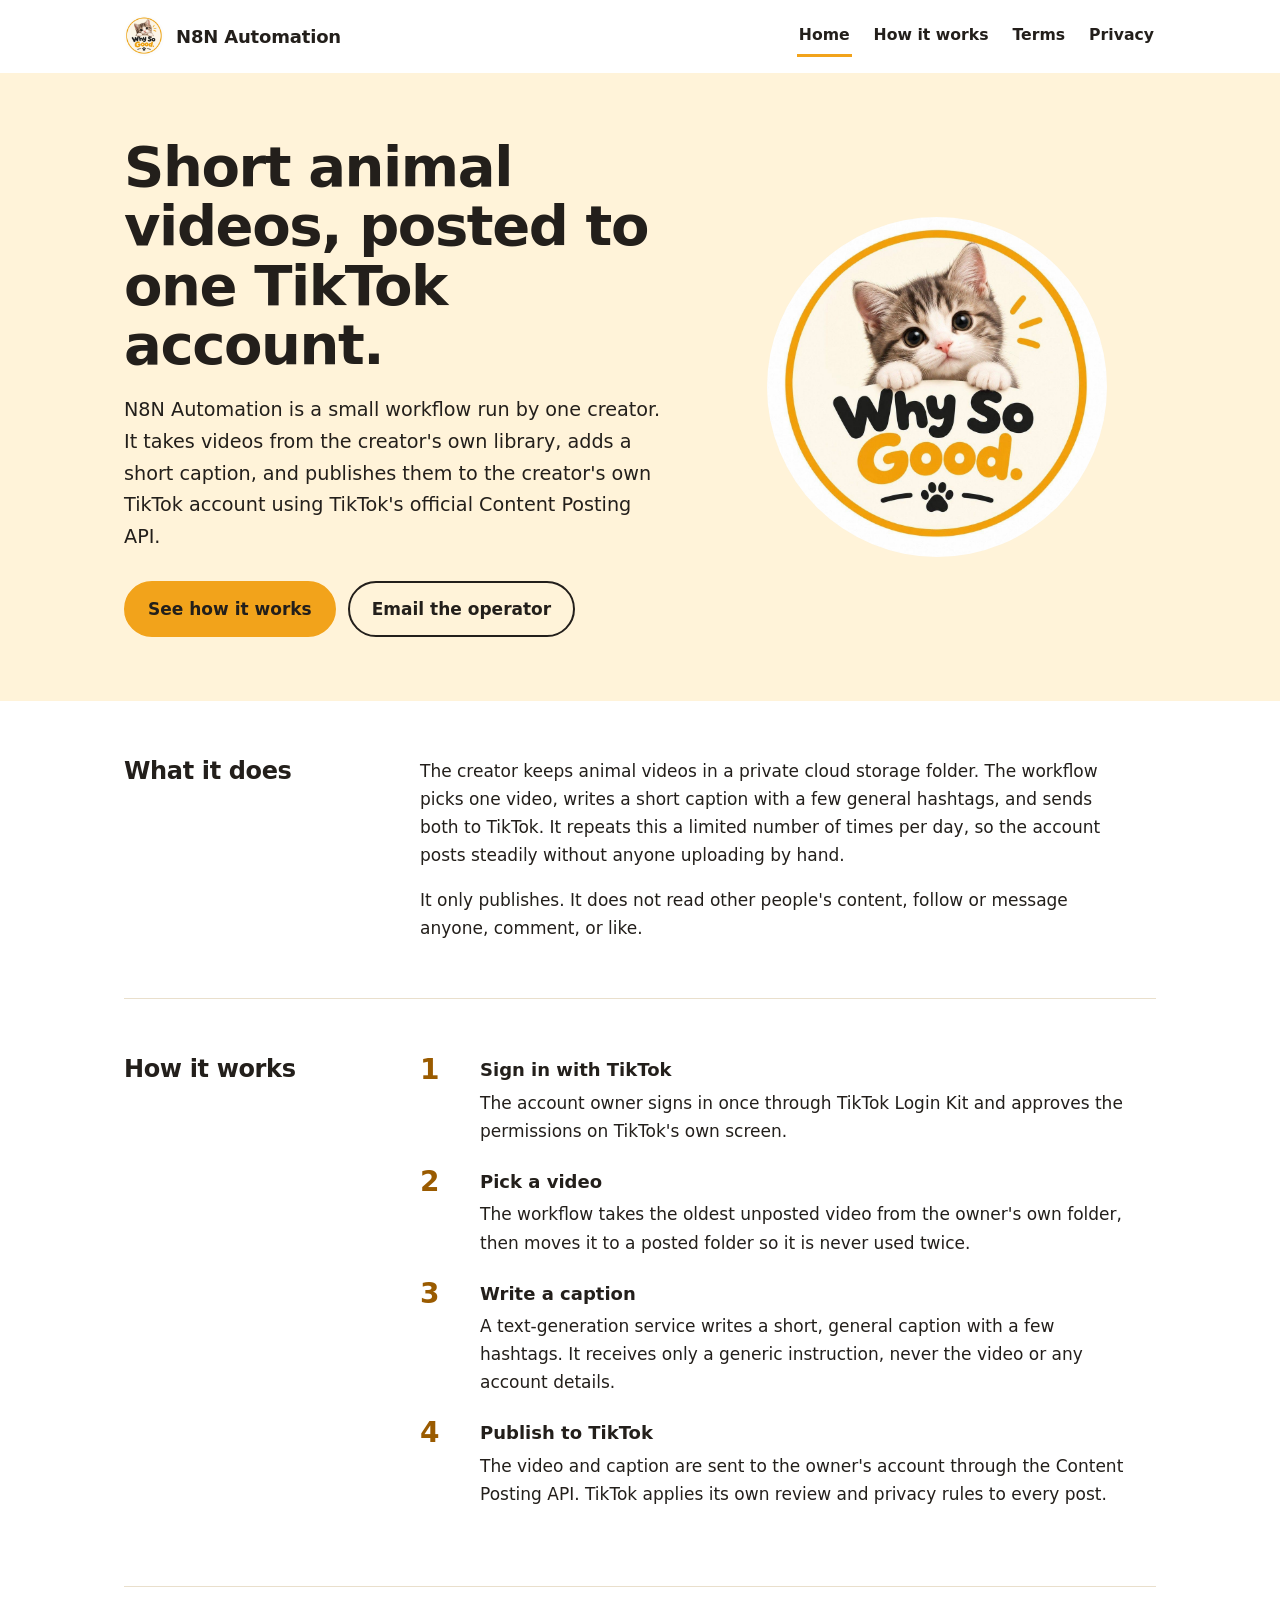
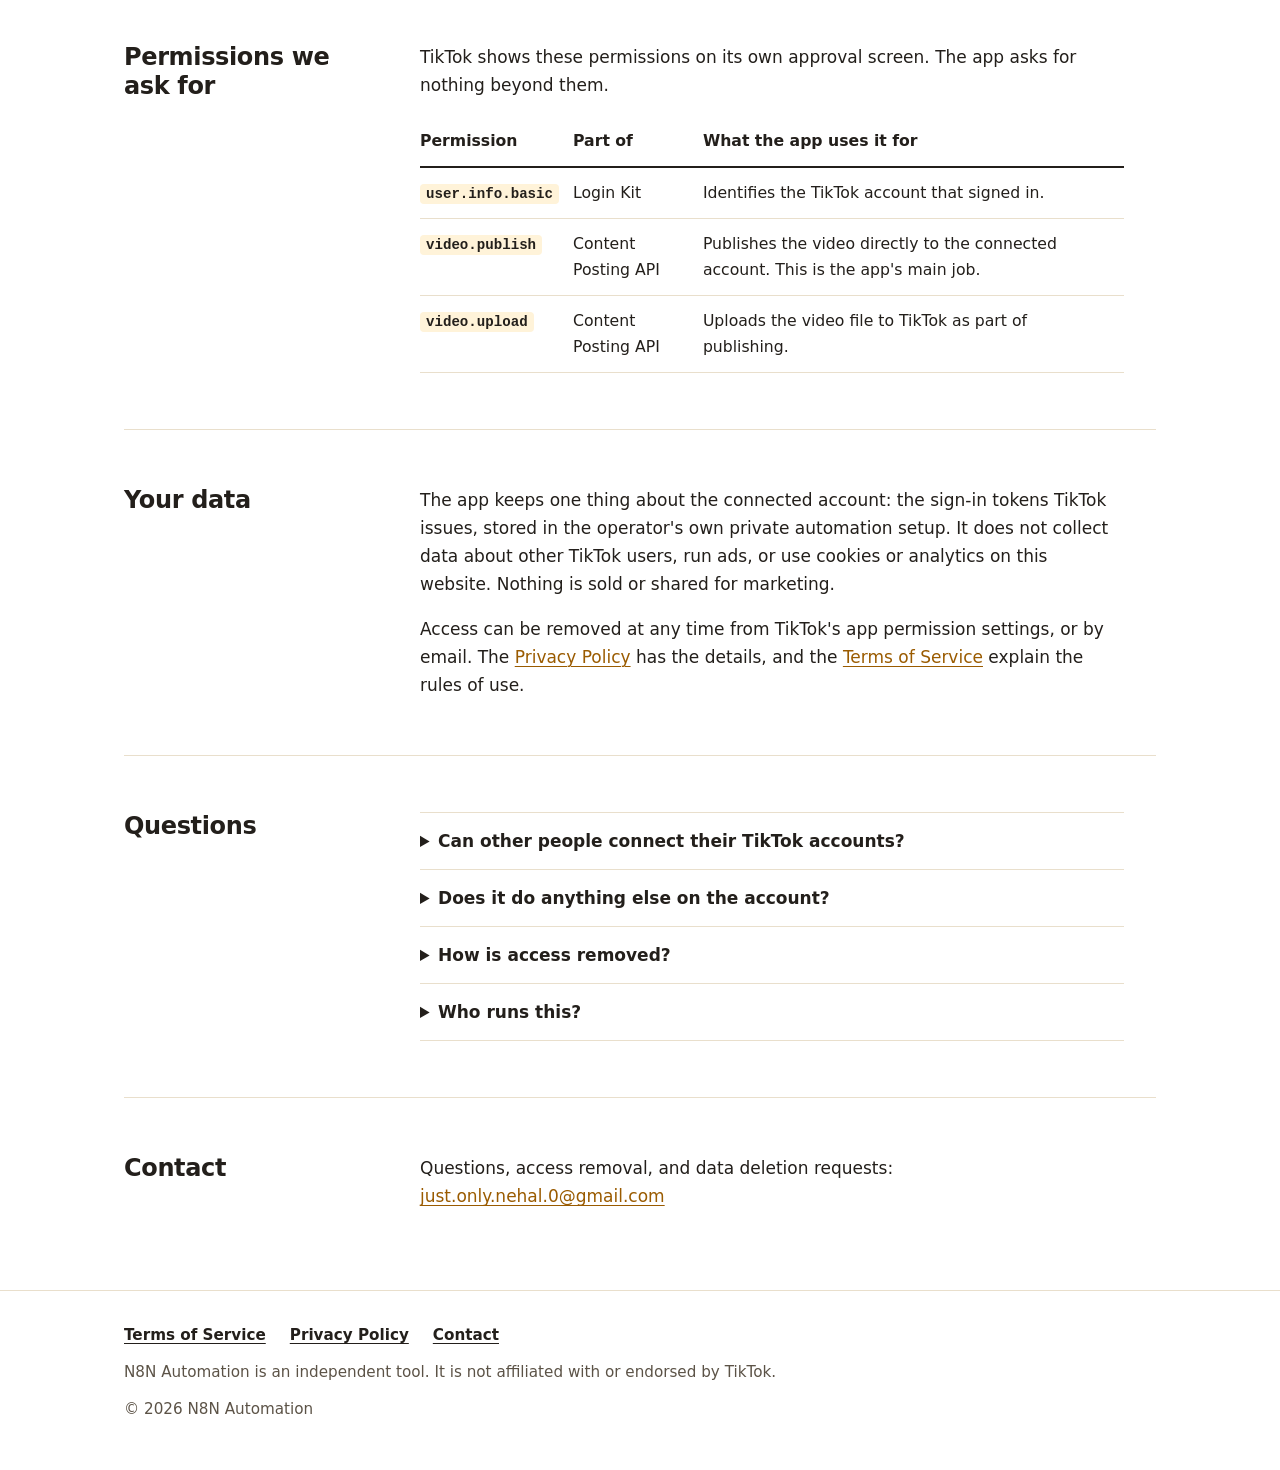
<file: index.html>
<!DOCTYPE html>
<html lang="en">
<head>
<meta charset="utf-8">
<meta name="viewport" content="width=device-width, initial-scale=1">
<title>N8N Automation - publishing short animal videos to TikTok</title>
<meta name="description" content="N8N Automation is a small workflow that publishes short animal videos from one creator's own library to that creator's own TikTok account.">
<meta name="theme-color" content="#F2A31B">
<link rel="icon" type="image/png" href="logo.png">
<link rel="apple-touch-icon" href="logo.png">
<link rel="stylesheet" href="style.css">
</head>
<body>
<a class="skip" href="#main">Skip to content</a>

<header class="site-header">
  <a class="brand" href="index.html">
    <img src="logo.png" alt="" width="40" height="40">
    <span>N8N Automation</span>
  </a>
  <nav aria-label="Main">
    <a href="index.html" aria-current="page">Home</a>
    <a href="index.html#how">How it works</a>
    <a href="terms.html">Terms</a>
    <a href="privacy.html">Privacy</a>
  </nav>
</header>

<main id="main">
  <section class="hero">
    <div class="wrap hero-grid">
      <div>
        <h1>Short animal videos, posted to one TikTok account.</h1>
        <p class="lead">N8N Automation is a small workflow run by one creator. It takes videos from the creator's own library, adds a short caption, and publishes them to the creator's own TikTok account using TikTok's official Content Posting API.</p>
        <p class="actions">
          <a class="btn btn-primary" href="#how">See how it works</a>
          <a class="btn btn-quiet" href="mailto:just.only.nehal.0@gmail.com">Email the operator</a>
        </p>
      </div>
      <img class="hero-logo" src="logo.png" width="340" height="340" alt="N8N Automation logo: a kitten above the words Why So Good">
    </div>
  </section>

  <div class="wrap">
    <section class="section" id="what">
      <h2>What it does</h2>
      <div class="section-body">
        <p>The creator keeps animal videos in a private cloud storage folder. The workflow picks one video, writes a short caption with a few general hashtags, and sends both to TikTok. It repeats this a limited number of times per day, so the account posts steadily without anyone uploading by hand.</p>
        <p>It only publishes. It does not read other people's content, follow or message anyone, comment, or like.</p>
      </div>
    </section>

    <section class="section" id="how">
      <h2>How it works</h2>
      <div class="section-body">
        <ol class="steps">
          <li><div>
            <h3>Sign in with TikTok</h3>
            <p>The account owner signs in once through TikTok Login Kit and approves the permissions on TikTok's own screen.</p>
          </div></li>
          <li><div>
            <h3>Pick a video</h3>
            <p>The workflow takes the oldest unposted video from the owner's own folder, then moves it to a posted folder so it is never used twice.</p>
          </div></li>
          <li><div>
            <h3>Write a caption</h3>
            <p>A text-generation service writes a short, general caption with a few hashtags. It receives only a generic instruction, never the video or any account details.</p>
          </div></li>
          <li><div>
            <h3>Publish to TikTok</h3>
            <p>The video and caption are sent to the owner's account through the Content Posting API. TikTok applies its own review and privacy rules to every post.</p>
          </div></li>
        </ol>
      </div>
    </section>

    <section class="section" id="permissions">
      <h2>Permissions we ask for</h2>
      <div class="section-body">
        <p>TikTok shows these permissions on its own approval screen. The app asks for nothing beyond them.</p>
        <div class="table-wrap">
          <table>
            <thead>
              <tr><th scope="col">Permission</th><th scope="col">Part of</th><th scope="col">What the app uses it for</th></tr>
            </thead>
            <tbody>
              <tr><td><code>user.info.basic</code></td><td>Login Kit</td><td>Identifies the TikTok account that signed in.</td></tr>
              <tr><td><code>video.publish</code></td><td>Content Posting API</td><td>Publishes the video directly to the connected account. This is the app's main job.</td></tr>
              <tr><td><code>video.upload</code></td><td>Content Posting API</td><td>Uploads the video file to TikTok as part of publishing.</td></tr>
            </tbody>
          </table>
        </div>
      </div>
    </section>

    <section class="section" id="data">
      <h2>Your data</h2>
      <div class="section-body">
        <p>The app keeps one thing about the connected account: the sign-in tokens TikTok issues, stored in the operator's own private automation setup. It does not collect data about other TikTok users, run ads, or use cookies or analytics on this website. Nothing is sold or shared for marketing.</p>
        <p>Access can be removed at any time from TikTok's app permission settings, or by email. The <a href="privacy.html">Privacy Policy</a> has the details, and the <a href="terms.html">Terms of Service</a> explain the rules of use.</p>
      </div>
    </section>

    <section class="section" id="faq">
      <h2>Questions</h2>
      <div class="section-body">
        <details>
          <summary>Can other people connect their TikTok accounts?</summary>
          <p>No. N8N Automation is not offered as a public service. It posts only to the account of the creator who runs it.</p>
        </details>
        <details>
          <summary>Does it do anything else on the account?</summary>
          <p>No. It publishes the videos it is given and nothing more. It does not read messages, follow or unfollow, comment, or like.</p>
        </details>
        <details>
          <summary>How is access removed?</summary>
          <p>The account owner can revoke access at any time in TikTok's app permission settings. After that, the app can no longer post. You can also email the address below.</p>
        </details>
        <details>
          <summary>Who runs this?</summary>
          <p>An individual creator, as a personal tool. You can reach them at the email address below.</p>
        </details>
      </div>
    </section>

    <section class="section" id="contact">
      <h2>Contact</h2>
      <div class="section-body">
        <p>Questions, access removal, and data deletion requests: <a href="mailto:just.only.nehal.0@gmail.com">just.only.nehal.0@gmail.com</a></p>
      </div>
    </section>
  </div>
</main>

<footer class="site-footer">
  <div class="footer-inner">
    <div class="footer-links">
      <a href="terms.html">Terms of Service</a>
      <a href="privacy.html">Privacy Policy</a>
      <a href="mailto:just.only.nehal.0@gmail.com">Contact</a>
    </div>
    <p>N8N Automation is an independent tool. It is not affiliated with or endorsed by TikTok.</p>
    <p>&copy; 2026 N8N Automation</p>
  </div>
</footer>
</body>
</html>
</file>
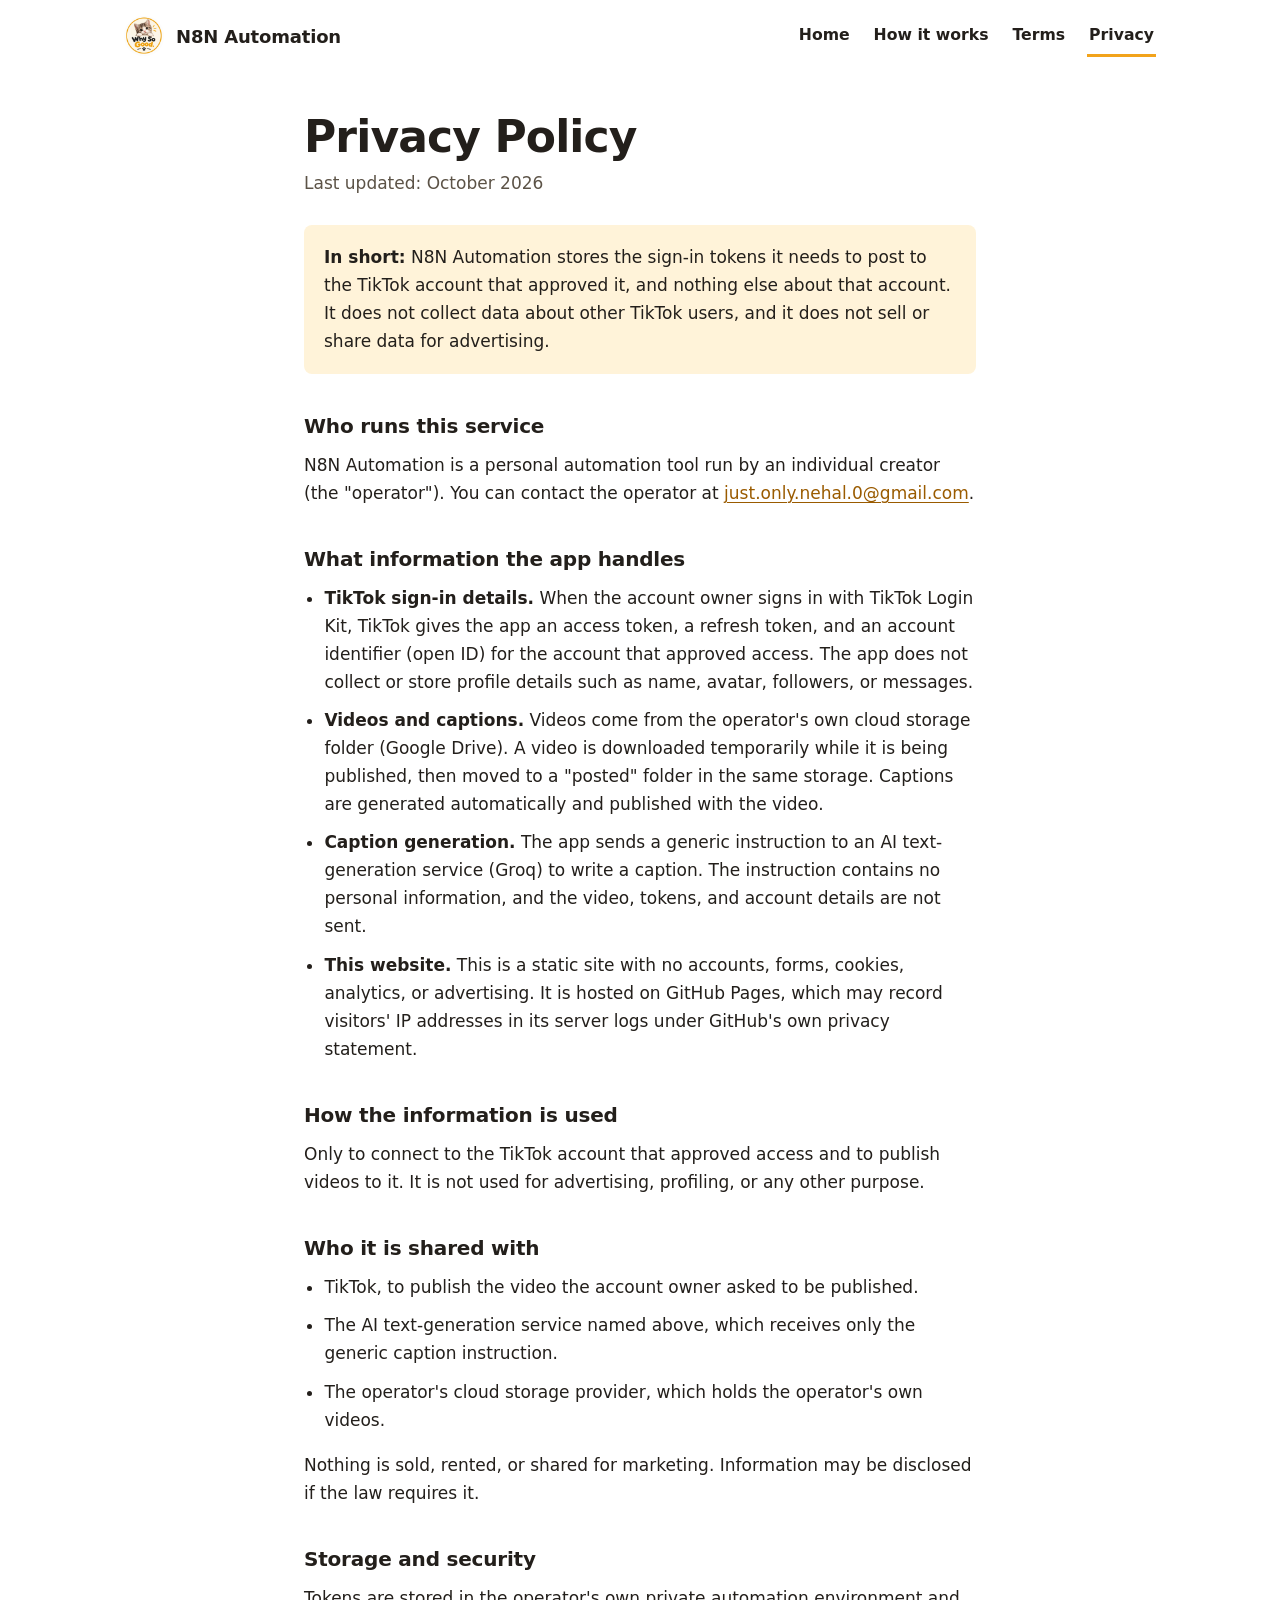
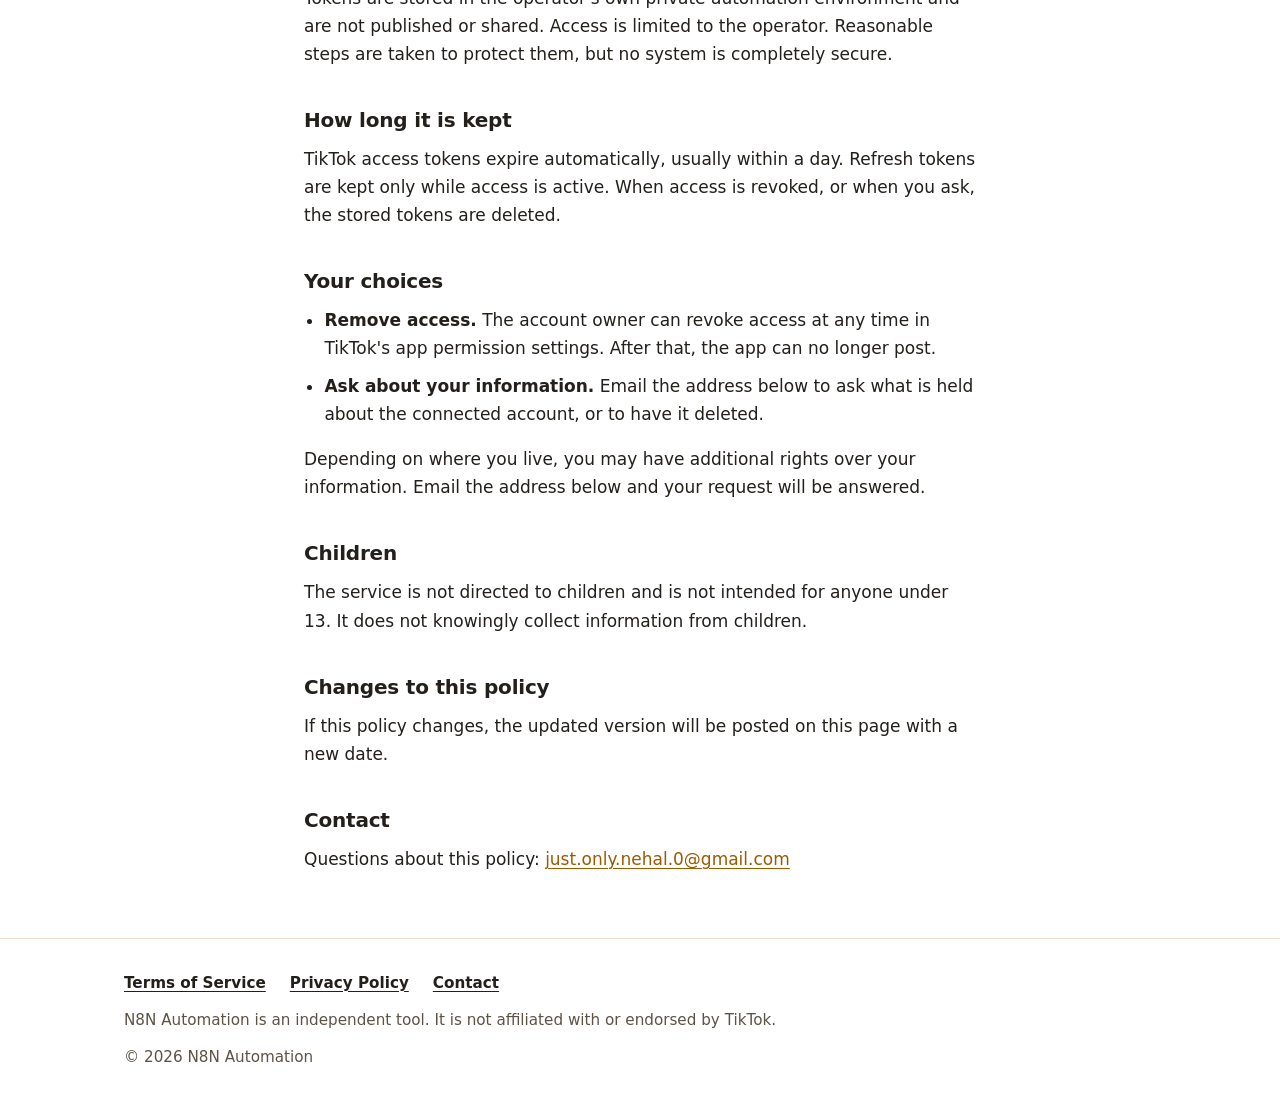
<file: privacy.html>
<!DOCTYPE html>
<html lang="en">
<head>
<meta charset="utf-8">
<meta name="viewport" content="width=device-width, initial-scale=1">
<title>Privacy Policy - N8N Automation</title>
<meta name="description" content="Privacy Policy for N8N Automation: what information the app handles, why, and how to remove access.">
<meta name="theme-color" content="#F2A31B">
<link rel="icon" type="image/png" href="logo.png">
<link rel="apple-touch-icon" href="logo.png">
<link rel="stylesheet" href="style.css">
</head>
<body>
<a class="skip" href="#main">Skip to content</a>

<header class="site-header">
  <a class="brand" href="index.html">
    <img src="logo.png" alt="" width="40" height="40">
    <span>N8N Automation</span>
  </a>
  <nav aria-label="Main">
    <a href="index.html">Home</a>
    <a href="index.html#how">How it works</a>
    <a href="terms.html">Terms</a>
    <a href="privacy.html" aria-current="page">Privacy</a>
  </nav>
</header>

<main id="main" class="legal">
  <h1>Privacy Policy</h1>
  <p class="updated">Last updated: October 2026</p>
  <p class="summary"><strong>In short:</strong> N8N Automation stores the sign-in tokens it needs to post to the TikTok account that approved it, and nothing else about that account. It does not collect data about other TikTok users, and it does not sell or share data for advertising.</p>

  <h2>Who runs this service</h2>
  <p>N8N Automation is a personal automation tool run by an individual creator (the "operator"). You can contact the operator at <a href="mailto:just.only.nehal.0@gmail.com">just.only.nehal.0@gmail.com</a>.</p>

  <h2>What information the app handles</h2>
  <ul>
    <li><strong>TikTok sign-in details.</strong> When the account owner signs in with TikTok Login Kit, TikTok gives the app an access token, a refresh token, and an account identifier (open ID) for the account that approved access. The app does not collect or store profile details such as name, avatar, followers, or messages.</li>
    <li><strong>Videos and captions.</strong> Videos come from the operator's own cloud storage folder (Google Drive). A video is downloaded temporarily while it is being published, then moved to a "posted" folder in the same storage. Captions are generated automatically and published with the video.</li>
    <li><strong>Caption generation.</strong> The app sends a generic instruction to an AI text-generation service (Groq) to write a caption. The instruction contains no personal information, and the video, tokens, and account details are not sent.</li>
    <li><strong>This website.</strong> This is a static site with no accounts, forms, cookies, analytics, or advertising. It is hosted on GitHub Pages, which may record visitors' IP addresses in its server logs under GitHub's own privacy statement.</li>
  </ul>

  <h2>How the information is used</h2>
  <p>Only to connect to the TikTok account that approved access and to publish videos to it. It is not used for advertising, profiling, or any other purpose.</p>

  <h2>Who it is shared with</h2>
  <ul>
    <li>TikTok, to publish the video the account owner asked to be published.</li>
    <li>The AI text-generation service named above, which receives only the generic caption instruction.</li>
    <li>The operator's cloud storage provider, which holds the operator's own videos.</li>
  </ul>
  <p>Nothing is sold, rented, or shared for marketing. Information may be disclosed if the law requires it.</p>

  <h2>Storage and security</h2>
  <p>Tokens are stored in the operator's own private automation environment and are not published or shared. Access is limited to the operator. Reasonable steps are taken to protect them, but no system is completely secure.</p>

  <h2>How long it is kept</h2>
  <p>TikTok access tokens expire automatically, usually within a day. Refresh tokens are kept only while access is active. When access is revoked, or when you ask, the stored tokens are deleted.</p>

  <h2>Your choices</h2>
  <ul>
    <li><strong>Remove access.</strong> The account owner can revoke access at any time in TikTok's app permission settings. After that, the app can no longer post.</li>
    <li><strong>Ask about your information.</strong> Email the address below to ask what is held about the connected account, or to have it deleted.</li>
  </ul>
  <p>Depending on where you live, you may have additional rights over your information. Email the address below and your request will be answered.</p>

  <h2>Children</h2>
  <p>The service is not directed to children and is not intended for anyone under 13. It does not knowingly collect information from children.</p>

  <h2>Changes to this policy</h2>
  <p>If this policy changes, the updated version will be posted on this page with a new date.</p>

  <h2>Contact</h2>
  <p>Questions about this policy: <a href="mailto:just.only.nehal.0@gmail.com">just.only.nehal.0@gmail.com</a></p>
</main>

<footer class="site-footer">
  <div class="footer-inner">
    <div class="footer-links">
      <a href="terms.html">Terms of Service</a>
      <a href="privacy.html">Privacy Policy</a>
      <a href="mailto:just.only.nehal.0@gmail.com">Contact</a>
    </div>
    <p>N8N Automation is an independent tool. It is not affiliated with or endorsed by TikTok.</p>
    <p>&copy; 2026 N8N Automation</p>
  </div>
</footer>
</body>
</html>
</file>
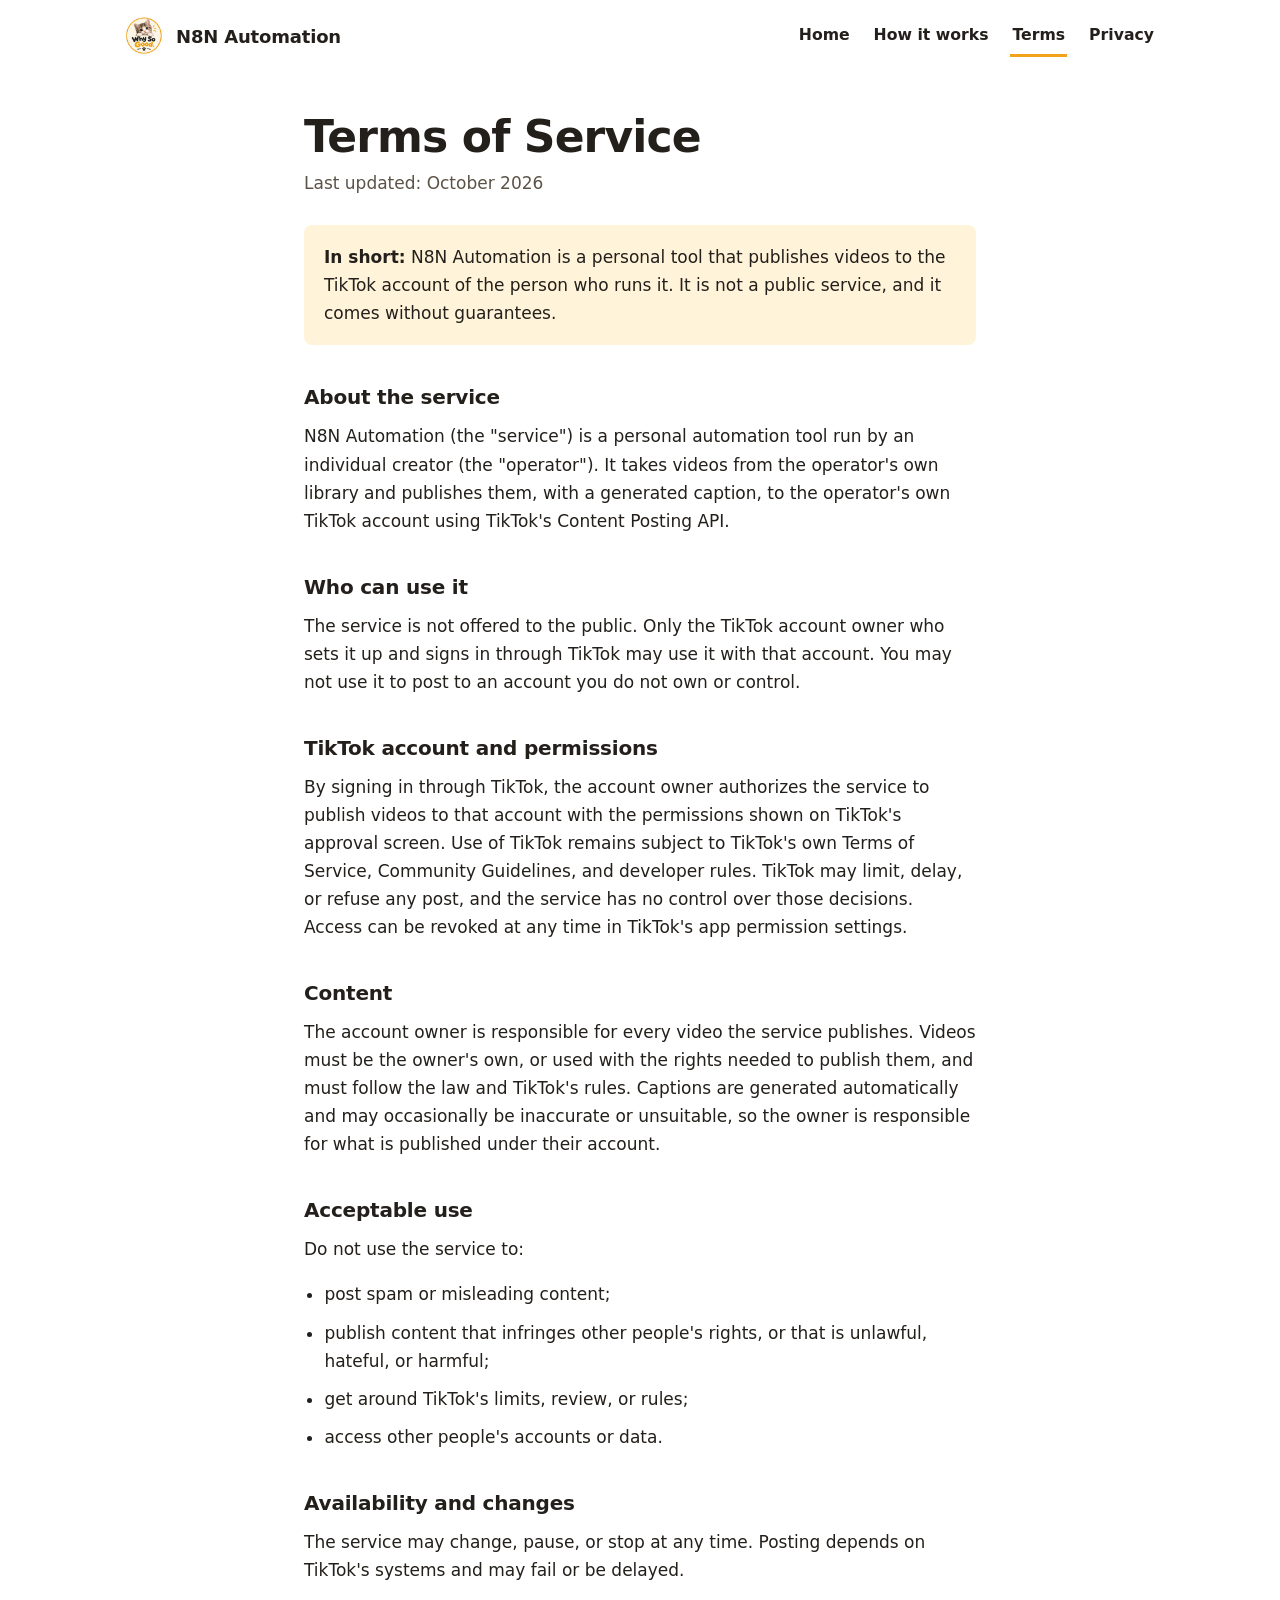
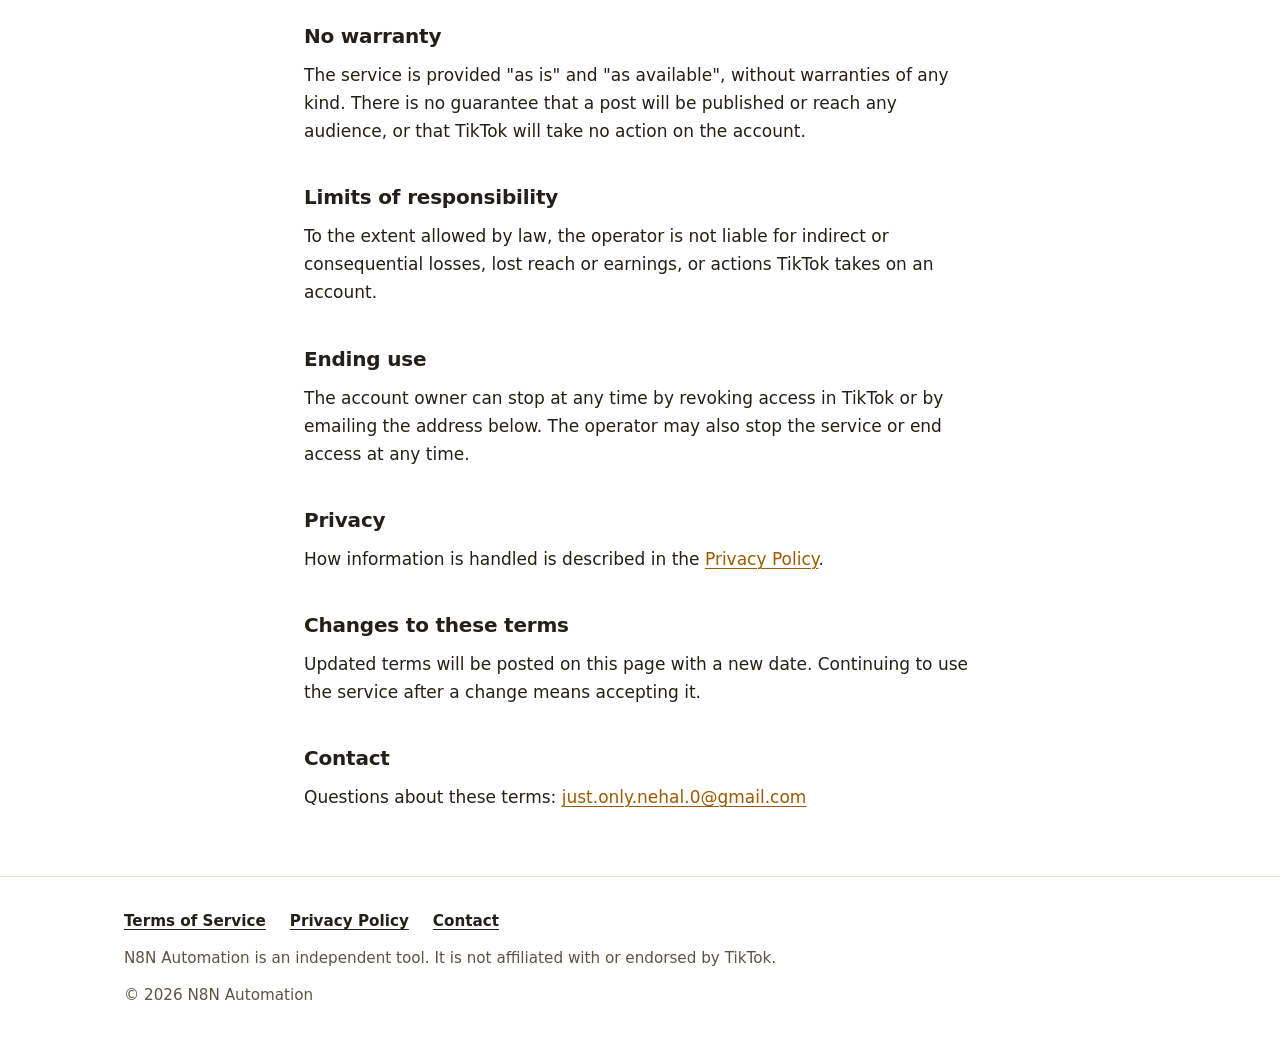
<file: terms.html>
<!DOCTYPE html>
<html lang="en">
<head>
<meta charset="utf-8">
<meta name="viewport" content="width=device-width, initial-scale=1">
<title>Terms of Service - N8N Automation</title>
<meta name="description" content="Terms of Service for N8N Automation, a personal tool that publishes videos to the operator's own TikTok account.">
<meta name="theme-color" content="#F2A31B">
<link rel="icon" type="image/png" href="logo.png">
<link rel="apple-touch-icon" href="logo.png">
<link rel="stylesheet" href="style.css">
</head>
<body>
<a class="skip" href="#main">Skip to content</a>

<header class="site-header">
  <a class="brand" href="index.html">
    <img src="logo.png" alt="" width="40" height="40">
    <span>N8N Automation</span>
  </a>
  <nav aria-label="Main">
    <a href="index.html">Home</a>
    <a href="index.html#how">How it works</a>
    <a href="terms.html" aria-current="page">Terms</a>
    <a href="privacy.html">Privacy</a>
  </nav>
</header>

<main id="main" class="legal">
  <h1>Terms of Service</h1>
  <p class="updated">Last updated: October 2026</p>
  <p class="summary"><strong>In short:</strong> N8N Automation is a personal tool that publishes videos to the TikTok account of the person who runs it. It is not a public service, and it comes without guarantees.</p>

  <h2>About the service</h2>
  <p>N8N Automation (the "service") is a personal automation tool run by an individual creator (the "operator"). It takes videos from the operator's own library and publishes them, with a generated caption, to the operator's own TikTok account using TikTok's Content Posting API.</p>

  <h2>Who can use it</h2>
  <p>The service is not offered to the public. Only the TikTok account owner who sets it up and signs in through TikTok may use it with that account. You may not use it to post to an account you do not own or control.</p>

  <h2>TikTok account and permissions</h2>
  <p>By signing in through TikTok, the account owner authorizes the service to publish videos to that account with the permissions shown on TikTok's approval screen. Use of TikTok remains subject to TikTok's own Terms of Service, Community Guidelines, and developer rules. TikTok may limit, delay, or refuse any post, and the service has no control over those decisions. Access can be revoked at any time in TikTok's app permission settings.</p>

  <h2>Content</h2>
  <p>The account owner is responsible for every video the service publishes. Videos must be the owner's own, or used with the rights needed to publish them, and must follow the law and TikTok's rules. Captions are generated automatically and may occasionally be inaccurate or unsuitable, so the owner is responsible for what is published under their account.</p>

  <h2>Acceptable use</h2>
  <p>Do not use the service to:</p>
  <ul>
    <li>post spam or misleading content;</li>
    <li>publish content that infringes other people's rights, or that is unlawful, hateful, or harmful;</li>
    <li>get around TikTok's limits, review, or rules;</li>
    <li>access other people's accounts or data.</li>
  </ul>

  <h2>Availability and changes</h2>
  <p>The service may change, pause, or stop at any time. Posting depends on TikTok's systems and may fail or be delayed.</p>

  <h2>No warranty</h2>
  <p>The service is provided "as is" and "as available", without warranties of any kind. There is no guarantee that a post will be published or reach any audience, or that TikTok will take no action on the account.</p>

  <h2>Limits of responsibility</h2>
  <p>To the extent allowed by law, the operator is not liable for indirect or consequential losses, lost reach or earnings, or actions TikTok takes on an account.</p>

  <h2>Ending use</h2>
  <p>The account owner can stop at any time by revoking access in TikTok or by emailing the address below. The operator may also stop the service or end access at any time.</p>

  <h2>Privacy</h2>
  <p>How information is handled is described in the <a href="privacy.html">Privacy Policy</a>.</p>

  <h2>Changes to these terms</h2>
  <p>Updated terms will be posted on this page with a new date. Continuing to use the service after a change means accepting it.</p>

  <h2>Contact</h2>
  <p>Questions about these terms: <a href="mailto:just.only.nehal.0@gmail.com">just.only.nehal.0@gmail.com</a></p>
</main>

<footer class="site-footer">
  <div class="footer-inner">
    <div class="footer-links">
      <a href="terms.html">Terms of Service</a>
      <a href="privacy.html">Privacy Policy</a>
      <a href="mailto:just.only.nehal.0@gmail.com">Contact</a>
    </div>
    <p>N8N Automation is an independent tool. It is not affiliated with or endorsed by TikTok.</p>
    <p>&copy; 2026 N8N Automation</p>
  </div>
</footer>
</body>
</html>
</file>
<file: style.css>
:root {
  --ink: #231F1B;
  --muted: #5C5347;
  --sun: #F2A31B;
  --sun-deep: #9A5B00;
  --band: #FFF3D9;
  --line: #E9DFCC;
  --paper: #FFFFFF;
}

* { box-sizing: border-box; }

html { scroll-behavior: smooth; }
@media (prefers-reduced-motion: reduce) { html { scroll-behavior: auto; } }

body {
  margin: 0;
  background: var(--paper);
  color: var(--ink);
  font: 400 1.0625rem/1.65 "Segoe UI", system-ui, -apple-system, "Helvetica Neue", Arial, sans-serif;
  -webkit-text-size-adjust: 100%;
}

img { max-width: 100%; height: auto; }

a { color: var(--sun-deep); text-decoration-thickness: 0.08em; text-underline-offset: 0.18em; }
a:hover { color: var(--ink); }
:focus-visible { outline: 3px solid var(--ink); outline-offset: 3px; border-radius: 2px; }

.skip {
  position: absolute; left: -999px; top: 0; z-index: 10;
  background: var(--ink); color: #fff; padding: 0.6rem 1rem;
}
.skip:focus { left: 0; }

.wrap { max-width: 1080px; margin: 0 auto; padding: 0 24px; }

/* Header */
.site-header {
  display: flex; flex-wrap: wrap; align-items: center; justify-content: space-between;
  gap: 12px 24px; max-width: 1080px; margin: 0 auto; padding: 16px 24px;
}
.brand {
  display: flex; align-items: center; gap: 12px;
  color: var(--ink); text-decoration: none;
  font-weight: 800; font-size: 1.125rem; letter-spacing: -0.01em;
}
.brand img { border-radius: 50%; }
.site-header nav { display: flex; flex-wrap: wrap; gap: 4px 20px; }
.site-header nav a {
  color: var(--ink); text-decoration: none; font-weight: 600; font-size: 0.98rem;
  padding: 6px 2px; border-bottom: 3px solid transparent;
}
.site-header nav a:hover,
.site-header nav a[aria-current="page"] { border-bottom-color: var(--sun); }

/* Hero */
.hero { background: var(--band); }
.hero-grid {
  display: grid; grid-template-columns: 1.25fr 1fr; gap: 48px; align-items: center;
  padding-top: 64px; padding-bottom: 64px;
}
.hero h1 {
  margin: 0 0 20px; font-size: clamp(2.1rem, 5.2vw, 3.5rem);
  line-height: 1.06; letter-spacing: -0.025em; font-weight: 800;
}
.lead { margin: 0 0 28px; max-width: 34em; font-size: 1.2rem; }
.hero-logo { justify-self: center; width: min(340px, 100%); border-radius: 50%; }
.actions { display: flex; flex-wrap: wrap; gap: 12px; margin: 0; }
.btn {
  display: inline-block; padding: 12px 22px; border-radius: 999px;
  border: 2px solid var(--ink); font-weight: 700; text-decoration: none;
}
.btn-primary { background: var(--sun); border-color: var(--sun); color: var(--ink); }
.btn-primary:hover { background: var(--ink); border-color: var(--ink); color: #fff; }
.btn-quiet { background: transparent; color: var(--ink); }
.btn-quiet:hover { background: var(--ink); color: #fff; }

/* Home sections */
.section {
  display: grid; grid-template-columns: 240px 1fr; gap: 16px 56px;
  padding: 56px 0; border-top: 1px solid var(--line);
}
.section:first-child { border-top: 0; }
.section h2 { margin: 0; font-size: 1.5rem; line-height: 1.2; letter-spacing: -0.015em; font-weight: 800; }
.section-body { max-width: 44rem; }
.section-body > :first-child { margin-top: 0; }
.section-body > :last-child { margin-bottom: 0; }
.section p { margin: 0 0 1em; }

.steps { list-style: none; margin: 0; padding: 0; counter-reset: step; }
.steps li {
  counter-increment: step; display: grid; grid-template-columns: 44px 1fr; gap: 0 16px;
  padding: 0 0 22px;
}
.steps li::before {
  content: counter(step); font-size: 1.75rem; font-weight: 800; line-height: 1.1; color: var(--sun-deep);
}
.steps h3 { margin: 0 0 4px; font-size: 1.125rem; font-weight: 700; }
.steps p { margin: 0; }

.table-wrap { overflow-x: auto; }
table { width: 100%; min-width: 560px; border-collapse: collapse; font-size: 0.98rem; }
th, td { text-align: left; vertical-align: top; padding: 12px 14px 12px 0; border-bottom: 1px solid var(--line); }
th { font-weight: 700; border-bottom: 2px solid var(--ink); }
code {
  font: 600 0.9em ui-monospace, SFMono-Regular, Consolas, monospace;
  background: var(--band); padding: 2px 6px; border-radius: 4px;
}

details { border-bottom: 1px solid var(--line); padding: 14px 0; }
details:first-of-type { border-top: 1px solid var(--line); }
summary { cursor: pointer; font-weight: 700; }
details p { margin: 10px 0 0; }

/* Legal pages */
.legal { max-width: 720px; margin: 0 auto; padding: 40px 24px 24px; }
.legal h1 { margin: 0 0 8px; font-size: clamp(2rem, 4.5vw, 2.75rem); line-height: 1.1; letter-spacing: -0.02em; font-weight: 800; }
.legal .updated { margin: 0 0 28px; color: var(--muted); }
.legal .summary { margin: 0 0 8px; padding: 18px 20px; background: var(--band); border-radius: 8px; }
.legal h2 { margin: 36px 0 8px; font-size: 1.25rem; letter-spacing: -0.01em; font-weight: 800; }
.legal p, .legal li { max-width: 68ch; }
.legal p { margin: 0 0 1em; }
.legal ul { margin: 0 0 1em; padding-left: 1.2em; }
.legal li { margin: 0 0 0.6em; }

/* Footer */
.site-footer { margin-top: 24px; border-top: 1px solid var(--line); }
.footer-inner {
  max-width: 1080px; margin: 0 auto; padding: 32px 24px 48px;
  display: grid; gap: 12px; font-size: 0.95rem; color: var(--muted);
}
.footer-inner p { margin: 0; }
.footer-links { display: flex; flex-wrap: wrap; gap: 8px 24px; }
.footer-links a { color: var(--ink); font-weight: 600; }

@media (max-width: 760px) {
  .hero-grid { grid-template-columns: 1fr; gap: 28px; padding-top: 36px; padding-bottom: 40px; }
  .hero-logo { order: -1; justify-self: start; width: min(200px, 60%); }
  .section { grid-template-columns: 1fr; padding: 40px 0; }
}
</file>
